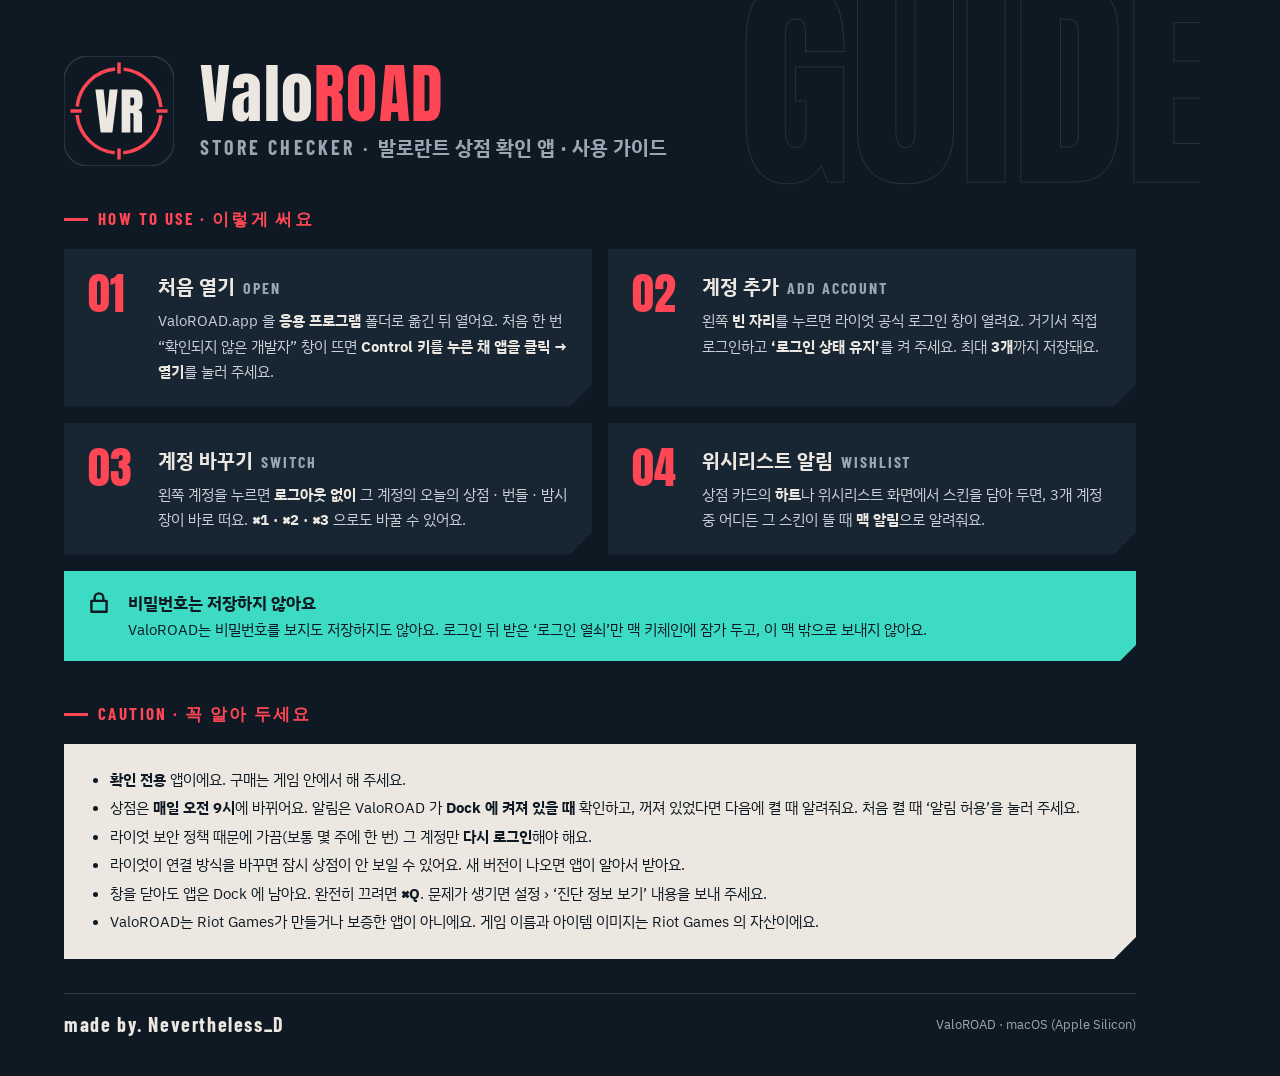
<file: docs/guide.html>
<!doctype html>
<html lang="ko">
<head>
<meta charset="utf-8">
<title>ValoROAD 사용 가이드</title>
<style>
@font-face { font-family: 'Anton'; src: url('../engine/web/fonts/anton-regular.woff2') format('woff2'); }
@font-face { font-family: 'Barlow Condensed'; src: url('../engine/web/fonts/barlowcondensed-bold.woff2') format('woff2'); font-weight: 700; }
@font-face { font-family: 'Barlow Condensed'; src: url('../engine/web/fonts/barlowcondensed-semibold.woff2') format('woff2'); font-weight: 600; }
@font-face { font-family: 'IBM Plex Sans KR'; src: url('../engine/web/fonts/ibmplexsanskr-regular.woff2') format('woff2'); font-weight: 400; }
@font-face { font-family: 'IBM Plex Sans KR'; src: url('../engine/web/fonts/ibmplexsanskr-semibold.woff2') format('woff2'); font-weight: 600; }
@font-face { font-family: 'IBM Plex Sans KR'; src: url('../engine/web/fonts/ibmplexsanskr-bold.woff2') format('woff2'); font-weight: 700; }
* { box-sizing: border-box; }
body { margin: 0; width: 1200px; background: #0F1923; color: #ECE8E1; font-family: 'IBM Plex Sans KR', sans-serif; }
.wrap { position: relative; overflow: hidden; padding: 56px 64px 40px; }
.ghost { position: absolute; right: -20px; top: -30px; font-family: 'Anton'; font-size: 230px; line-height: 1; color: transparent; -webkit-text-stroke: 1px #23323F; white-space: nowrap; }
.head { position: relative; display: flex; align-items: center; gap: 26px; }
.word { font-family: 'Anton'; font-size: 64px; line-height: 1; letter-spacing: .02em; }
.word b { font-weight: 400; color: #FF4655; }
.sub { font-family: 'Barlow Condensed'; font-weight: 700; font-size: 20px; letter-spacing: .16em; color: #9AA6B1; margin-top: 8px; }
.sub span { font-family: 'IBM Plex Sans KR'; letter-spacing: 0; }
.kicker { display: flex; align-items: center; gap: 10px; font-family: 'Barlow Condensed'; font-weight: 700; font-size: 17px; letter-spacing: .14em; color: #FF4655; margin: 42px 0 18px; position: relative; }
.kicker::before { content: ''; width: 24px; height: 3px; background: #FF4655; }
.grid { position: relative; display: grid; grid-template-columns: repeat(2, minmax(0, 1fr)); gap: 16px; }
.step { display: flex; gap: 18px; padding: 22px 24px; background: #182633; clip-path: polygon(0 0, 100% 0, 100% calc(100% - 22px), calc(100% - 22px) 100%, 0 100%); }
.step .n { font-family: 'Anton'; font-size: 44px; line-height: 1; color: #FF4655; min-width: 52px; }
.step h3 { margin: 2px 0 8px; font-size: 20px; }
.step h3 small { font-family: 'Barlow Condensed'; font-weight: 700; font-size: 16px; letter-spacing: .12em; color: #9AA6B1; margin-left: 8px; }
.step p { margin: 0; font-size: 15px; line-height: 1.7; color: #C9D0D6; }
.step b { color: #ECE8E1; }
.safe { position: relative; display: flex; gap: 16px; margin-top: 16px; padding: 18px 22px; background: #3DDBC4; color: #0F1923; clip-path: polygon(0 0, 100% 0, 100% calc(100% - 16px), calc(100% - 16px) 100%, 0 100%); font-size: 15px; line-height: 1.7; }
.safe strong { display: block; font-size: 17px; }
.warn { position: relative; padding: 22px 26px; background: #ECE8E1; color: #0F1923; clip-path: polygon(0 0, 100% 0, 100% calc(100% - 22px), calc(100% - 22px) 100%, 0 100%); }
.warn ul { margin: 0; padding-left: 20px; font-size: 15px; line-height: 1.9; }
.foot { position: relative; display: flex; justify-content: space-between; align-items: center; margin-top: 34px; padding-top: 18px; border-top: 1px solid #2B3B4A; }
.foot .m { font-family: 'Barlow Condensed'; font-weight: 700; font-size: 20px; letter-spacing: .08em; }
.foot span:last-child { font-size: 13px; color: #9AA6B1; }
</style>
</head>
<body>
<div class="wrap">
  <span class="ghost">GUIDE</span>
  <div class="head">
    <svg width="110" height="110" viewBox="0 0 512 512" aria-hidden="true">
      <rect width="512" height="512" rx="112" fill="#0F1923" stroke="#2B3B4A" stroke-width="6"/>
      <circle cx="256" cy="256" r="196" fill="none" stroke="#FF4655" stroke-width="16" stroke-dasharray="267.9 40" stroke-dashoffset="-20"/>
      <path d="M256 30 V82 M256 430 V482 M30 256 H82 M430 256 H482" stroke="#FF4655" stroke-width="16"/>
      <g transform="translate(143.4 356) scale(0.11364 -0.11364)" fill="#ECE8E1"><path d="M240 0 23 1761H358L487 563L602 1761H937L720 0Z"/><path transform="translate(1021 0)" d="M78 0V1760H618Q753 1760 822.0 1698.5Q891 1637 914.5 1526.5Q938 1416 938 1267Q938 1123 901.5 1037.0Q865 951 764 918Q847 901 880.5 835.5Q914 770 914 666V0H567V689Q567 766 535.5 784.5Q504 803 434 803V0ZM436 1108H521Q594 1108 594 1267Q594 1370 578.0 1402.0Q562 1434 518 1434H436Z"/></g>
    </svg>
    <div>
      <div class="word">Valo<b>ROAD</b></div>
      <div class="sub">STORE CHECKER · <span>발로란트 상점 확인 앱 · 사용 가이드</span></div>
    </div>
  </div>

  <div class="kicker">HOW TO USE · 이렇게 써요</div>
  <div class="grid">
    <div class="step"><span class="n">01</span><div><h3>처음 열기<small>OPEN</small></h3>
      <p>ValoROAD.app 을 <b>응용 프로그램</b> 폴더로 옮긴 뒤 열어요. 처음 한 번 “확인되지 않은 개발자” 창이 뜨면 <b>Control 키를 누른 채 앱을 클릭 → 열기</b>를 눌러 주세요.</p></div></div>
    <div class="step"><span class="n">02</span><div><h3>계정 추가<small>ADD ACCOUNT</small></h3>
      <p>왼쪽 <b>빈 자리</b>를 누르면 라이엇 공식 로그인 창이 열려요. 거기서 직접 로그인하고 <b>‘로그인 상태 유지’</b>를 켜 주세요. 최대 <b>3개</b>까지 저장돼요.</p></div></div>
    <div class="step"><span class="n">03</span><div><h3>계정 바꾸기<small>SWITCH</small></h3>
      <p>왼쪽 계정을 누르면 <b>로그아웃 없이</b> 그 계정의 오늘의 상점 · 번들 · 밤시장이 바로 떠요. <b>⌘1 · ⌘2 · ⌘3</b> 으로도 바꿀 수 있어요.</p></div></div>
    <div class="step"><span class="n">04</span><div><h3>위시리스트 알림<small>WISHLIST</small></h3>
      <p>상점 카드의 <b>하트</b>나 위시리스트 화면에서 스킨을 담아 두면, 3개 계정 중 어디든 그 스킨이 뜰 때 <b>맥 알림</b>으로 알려줘요.</p></div></div>
  </div>
  <div class="safe">
    <svg width="26" height="26" viewBox="0 0 24 24" fill="none" stroke="currentColor" stroke-width="2.2" stroke-linejoin="round"><rect x="5" y="11" width="14" height="10"/><path d="M8 11V8a4 4 0 0 1 8 0v3"/></svg>
    <div><strong>비밀번호는 저장하지 않아요</strong>ValoROAD는 비밀번호를 보지도 저장하지도 않아요. 로그인 뒤 받은 ‘로그인 열쇠’만 맥 키체인에 잠가 두고, 이 맥 밖으로 보내지 않아요.</div>
  </div>

  <div class="kicker">CAUTION · 꼭 알아 두세요</div>
  <div class="warn"><ul>
    <li><b>확인 전용</b> 앱이에요. 구매는 게임 안에서 해 주세요.</li>
    <li>상점은 <b>매일 오전 9시</b>에 바뀌어요. 알림은 ValoROAD 가 <b>Dock 에 켜져 있을 때</b> 확인하고, 꺼져 있었다면 다음에 켤 때 알려줘요. 처음 켤 때 ‘알림 허용’을 눌러 주세요.</li>
    <li>라이엇 보안 정책 때문에 가끔(보통 몇 주에 한 번) 그 계정만 <b>다시 로그인</b>해야 해요.</li>
    <li>라이엇이 연결 방식을 바꾸면 잠시 상점이 안 보일 수 있어요. 새 버전이 나오면 앱이 알아서 받아요.</li>
    <li>창을 닫아도 앱은 Dock 에 남아요. 완전히 끄려면 <b>⌘Q</b>. 문제가 생기면 설정 › ‘진단 정보 보기’ 내용을 보내 주세요.</li>
    <li>ValoROAD는 Riot Games가 만들거나 보증한 앱이 아니에요. 게임 이름과 아이템 이미지는 Riot Games 의 자산이에요.</li>
  </ul></div>

  <div class="foot"><span class="m">made by. Nevertheless_D</span><span>ValoROAD · macOS (Apple Silicon)</span></div>
</div>
</body>
</html>
</file>
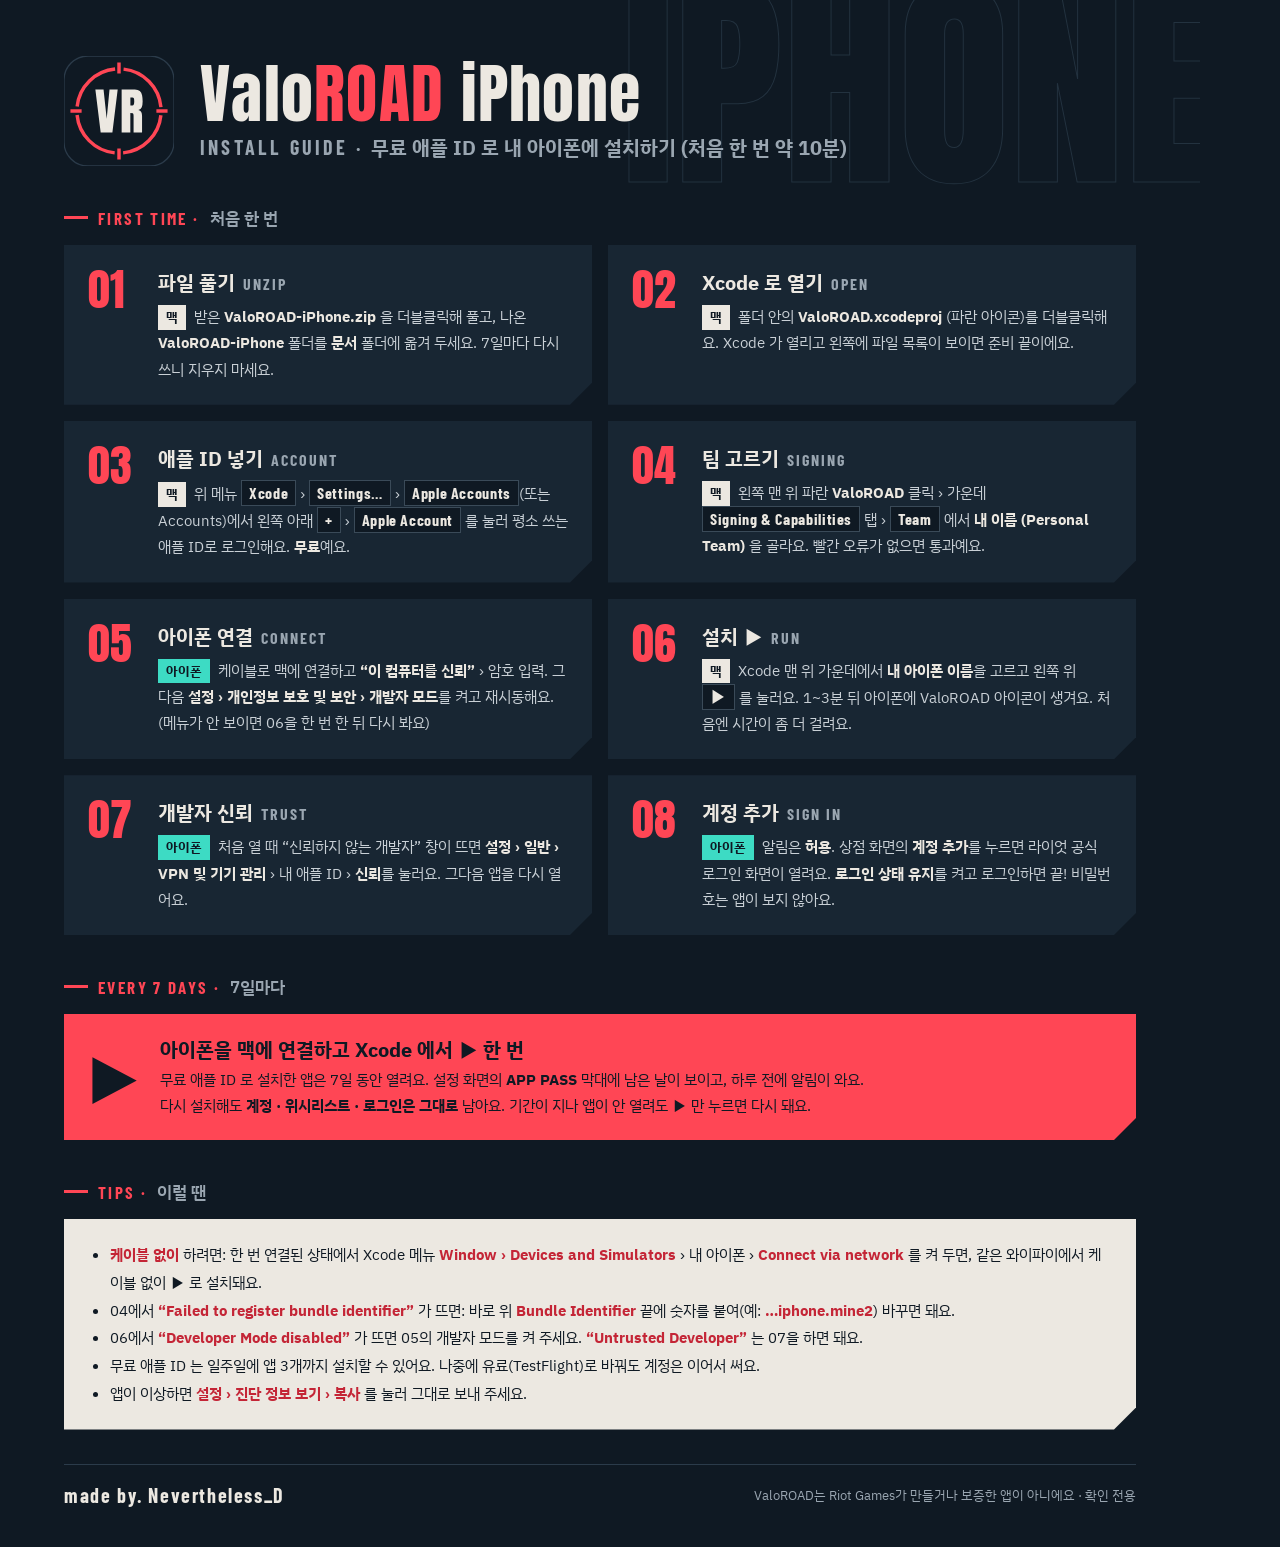
<file: docs/ios-guide.html>
<!doctype html>
<html lang="ko">
<head>
<meta charset="utf-8">
<title>ValoROAD 아이폰 설치 가이드</title>
<style>
@font-face { font-family: 'Anton'; src: url('../engine/web/fonts/anton-regular.woff2') format('woff2'); }
@font-face { font-family: 'Barlow Condensed'; src: url('../engine/web/fonts/barlowcondensed-bold.woff2') format('woff2'); font-weight: 700; }
@font-face { font-family: 'Barlow Condensed'; src: url('../engine/web/fonts/barlowcondensed-semibold.woff2') format('woff2'); font-weight: 600; }
@font-face { font-family: 'IBM Plex Sans KR'; src: url('../engine/web/fonts/ibmplexsanskr-regular.woff2') format('woff2'); font-weight: 400; }
@font-face { font-family: 'IBM Plex Sans KR'; src: url('../engine/web/fonts/ibmplexsanskr-semibold.woff2') format('woff2'); font-weight: 600; }
@font-face { font-family: 'IBM Plex Sans KR'; src: url('../engine/web/fonts/ibmplexsanskr-bold.woff2') format('woff2'); font-weight: 700; }
* { box-sizing: border-box; }
body { margin: 0; width: 1200px; background: #0F1923; color: #ECE8E1; font-family: 'IBM Plex Sans KR', sans-serif; }
.wrap { position: relative; overflow: hidden; padding: 56px 64px 40px; }
.ghost { position: absolute; right: -20px; top: -30px; font-family: 'Anton'; font-size: 230px; line-height: 1; color: transparent; -webkit-text-stroke: 1px #23323F; white-space: nowrap; }
.head { position: relative; display: flex; align-items: center; gap: 26px; }
.word { font-family: 'Anton'; font-size: 64px; line-height: 1; letter-spacing: .02em; }
.word b { font-weight: 400; color: #FF4655; }
.sub { font-family: 'Barlow Condensed'; font-weight: 700; font-size: 20px; letter-spacing: .16em; color: #9AA6B1; margin-top: 8px; }
.sub span { font-family: 'IBM Plex Sans KR'; letter-spacing: 0; }
.kicker { display: flex; align-items: center; gap: 10px; font-family: 'Barlow Condensed'; font-weight: 700; font-size: 17px; letter-spacing: .14em; color: #FF4655; margin: 40px 0 16px; position: relative; }
.kicker::before { content: ''; width: 24px; height: 3px; background: #FF4655; }
.kicker span { font-family: 'IBM Plex Sans KR'; letter-spacing: 0; color: #9AA6B1; font-weight: 600; }
.grid { position: relative; display: grid; grid-template-columns: repeat(2, minmax(0, 1fr)); gap: 16px; }
.step { display: flex; gap: 18px; padding: 22px 24px; background: #182633; clip-path: polygon(0 0, 100% 0, 100% calc(100% - 22px), calc(100% - 22px) 100%, 0 100%); }
.step .n { font-family: 'Anton'; font-size: 44px; line-height: 1; color: #FF4655; min-width: 52px; }
.step h3 { margin: 2px 0 8px; font-size: 20px; }
.step h3 small { font-family: 'Barlow Condensed'; font-weight: 700; font-size: 16px; letter-spacing: .12em; color: #9AA6B1; margin-left: 8px; }
.step p { margin: 0; font-size: 15px; line-height: 1.75; color: #C9D0D6; }
.step b { color: #ECE8E1; }
.k { display: inline-block; font-family: 'Barlow Condensed'; font-weight: 700; font-size: 16px; letter-spacing: .04em; padding: 0 7px; background: #0F1923; border: 1px solid #3A4A58; color: #ECE8E1; line-height: 1.5; }
.where { display: inline-block; font-size: 13px; color: #0F1923; background: #ECE8E1; padding: 1px 8px; font-weight: 700; margin-right: 4px; }
.where.ph { background: #3DDBC4; }
.again { position: relative; display: flex; gap: 22px; align-items: center; padding: 22px 26px; background: #FF4655; color: #0F1923; clip-path: polygon(0 0, 100% 0, 100% calc(100% - 22px), calc(100% - 22px) 100%, 0 100%); }
.again .big { font-family: 'Anton'; font-size: 64px; line-height: 1; }
.again strong { display: block; font-size: 20px; margin-bottom: 4px; }
.again p { margin: 0; font-size: 15px; line-height: 1.7; }
.tips { position: relative; padding: 22px 26px; background: #ECE8E1; color: #0F1923; clip-path: polygon(0 0, 100% 0, 100% calc(100% - 22px), calc(100% - 22px) 100%, 0 100%); }
.tips ul { margin: 0; padding-left: 20px; font-size: 15px; line-height: 1.85; }
.tips b { color: #C42536; }
.foot { position: relative; display: flex; justify-content: space-between; align-items: center; margin-top: 34px; padding-top: 18px; border-top: 1px solid #2B3B4A; }
.foot .m { font-family: 'Barlow Condensed'; font-weight: 700; font-size: 20px; letter-spacing: .08em; }
.foot span:last-child { font-size: 13px; color: #9AA6B1; }
</style>
</head>
<body>
<div class="wrap">
  <span class="ghost">IPHONE</span>
  <div class="head">
    <svg width="110" height="110" viewBox="0 0 512 512" aria-hidden="true">
      <rect width="512" height="512" rx="112" fill="#0F1923" stroke="#2B3B4A" stroke-width="6"/>
      <circle cx="256" cy="256" r="196" fill="none" stroke="#FF4655" stroke-width="16" stroke-dasharray="267.9 40" stroke-dashoffset="-20"/>
      <path d="M256 30 V82 M256 430 V482 M30 256 H82 M430 256 H482" stroke="#FF4655" stroke-width="16"/>
      <g transform="translate(143.4 356) scale(0.11364 -0.11364)" fill="#ECE8E1"><path d="M240 0 23 1761H358L487 563L602 1761H937L720 0Z"/><path transform="translate(1021 0)" d="M78 0V1760H618Q753 1760 822.0 1698.5Q891 1637 914.5 1526.5Q938 1416 938 1267Q938 1123 901.5 1037.0Q865 951 764 918Q847 901 880.5 835.5Q914 770 914 666V0H567V689Q567 766 535.5 784.5Q504 803 434 803V0ZM436 1108H521Q594 1108 594 1267Q594 1370 578.0 1402.0Q562 1434 518 1434H436Z"/></g>
    </svg>
    <div>
      <div class="word">Valo<b>ROAD</b> iPhone</div>
      <div class="sub">INSTALL GUIDE · <span>무료 애플 ID 로 내 아이폰에 설치하기 (처음 한 번 약 10분)</span></div>
    </div>
  </div>

  <div class="kicker">FIRST TIME · <span>처음 한 번</span></div>
  <div class="grid">
    <div class="step"><span class="n">01</span><div><h3>파일 풀기<small>UNZIP</small></h3>
      <p><span class="where">맥</span> 받은 <b>ValoROAD-iPhone.zip</b> 을 더블클릭해 풀고, 나온 <b>ValoROAD-iPhone</b> 폴더를 <b>문서</b> 폴더에 옮겨 두세요. 7일마다 다시 쓰니 지우지 마세요.</p></div></div>
    <div class="step"><span class="n">02</span><div><h3>Xcode 로 열기<small>OPEN</small></h3>
      <p><span class="where">맥</span> 폴더 안의 <b>ValoROAD.xcodeproj</b> (파란 아이콘)를 더블클릭해요. Xcode 가 열리고 왼쪽에 파일 목록이 보이면 준비 끝이에요.</p></div></div>
    <div class="step"><span class="n">03</span><div><h3>애플 ID 넣기<small>ACCOUNT</small></h3>
      <p><span class="where">맥</span> 위 메뉴 <span class="k">Xcode</span> › <span class="k">Settings…</span> › <span class="k">Apple Accounts</span>(또는 Accounts)에서 왼쪽 아래 <span class="k">+</span> › <span class="k">Apple Account</span> 를 눌러 평소 쓰는 애플 ID로 로그인해요. <b>무료</b>예요.</p></div></div>
    <div class="step"><span class="n">04</span><div><h3>팀 고르기<small>SIGNING</small></h3>
      <p><span class="where">맥</span> 왼쪽 맨 위 파란 <b>ValoROAD</b> 클릭 › 가운데 <span class="k">Signing &amp; Capabilities</span> 탭 › <span class="k">Team</span> 에서 <b>내 이름 (Personal Team)</b> 을 골라요. 빨간 오류가 없으면 통과예요.</p></div></div>
    <div class="step"><span class="n">05</span><div><h3>아이폰 연결<small>CONNECT</small></h3>
      <p><span class="where ph">아이폰</span> 케이블로 맥에 연결하고 <b>“이 컴퓨터를 신뢰”</b> › 암호 입력. 그다음 <b>설정 › 개인정보 보호 및 보안 › 개발자 모드</b>를 켜고 재시동해요. (메뉴가 안 보이면 06을 한 번 한 뒤 다시 봐요)</p></div></div>
    <div class="step"><span class="n">06</span><div><h3>설치 ▶<small>RUN</small></h3>
      <p><span class="where">맥</span> Xcode 맨 위 가운데에서 <b>내 아이폰 이름</b>을 고르고 왼쪽 위 <span class="k">▶</span> 를 눌러요. 1~3분 뒤 아이폰에 ValoROAD 아이콘이 생겨요. 처음엔 시간이 좀 더 걸려요.</p></div></div>
    <div class="step"><span class="n">07</span><div><h3>개발자 신뢰<small>TRUST</small></h3>
      <p><span class="where ph">아이폰</span> 처음 열 때 “신뢰하지 않는 개발자” 창이 뜨면 <b>설정 › 일반 › VPN 및 기기 관리</b> › 내 애플 ID › <b>신뢰</b>를 눌러요. 그다음 앱을 다시 열어요.</p></div></div>
    <div class="step"><span class="n">08</span><div><h3>계정 추가<small>SIGN IN</small></h3>
      <p><span class="where ph">아이폰</span> 알림은 <b>허용</b>. 상점 화면의 <b>계정 추가</b>를 누르면 라이엇 공식 로그인 화면이 열려요. <b>로그인 상태 유지</b>를 켜고 로그인하면 끝! 비밀번호는 앱이 보지 않아요.</p></div></div>
  </div>

  <div class="kicker">EVERY 7 DAYS · <span>7일마다</span></div>
  <div class="again">
    <span class="big">▶</span>
    <div>
      <strong>아이폰을 맥에 연결하고 Xcode 에서 ▶ 한 번</strong>
      <p>무료 애플 ID 로 설치한 앱은 7일 동안 열려요. 설정 화면의 <b>APP PASS</b> 막대에 남은 날이 보이고, 하루 전에 알림이 와요.<br>
      다시 설치해도 <b>계정 · 위시리스트 · 로그인은 그대로</b> 남아요. 기간이 지나 앱이 안 열려도 ▶ 만 누르면 다시 돼요.</p>
    </div>
  </div>

  <div class="kicker">TIPS · <span>이럴 땐</span></div>
  <div class="tips">
    <ul>
      <li><b>케이블 없이</b> 하려면: 한 번 연결된 상태에서 Xcode 메뉴 <b>Window › Devices and Simulators</b> › 내 아이폰 › <b>Connect via network</b> 를 켜 두면, 같은 와이파이에서 케이블 없이 ▶ 로 설치돼요.</li>
      <li>04에서 <b>“Failed to register bundle identifier”</b> 가 뜨면: 바로 위 <b>Bundle Identifier</b> 끝에 숫자를 붙여(예: <b>…iphone.mine2</b>) 바꾸면 돼요.</li>
      <li>06에서 <b>“Developer Mode disabled”</b> 가 뜨면 05의 개발자 모드를 켜 주세요. <b>“Untrusted Developer”</b> 는 07을 하면 돼요.</li>
      <li>무료 애플 ID 는 일주일에 앱 3개까지 설치할 수 있어요. 나중에 유료(TestFlight)로 바꿔도 계정은 이어서 써요.</li>
      <li>앱이 이상하면 <b>설정 › 진단 정보 보기 › 복사</b> 를 눌러 그대로 보내 주세요.</li>
    </ul>
  </div>

  <div class="foot">
    <span class="m">made by. Nevertheless_D</span>
    <span>ValoROAD는 Riot Games가 만들거나 보증한 앱이 아니에요 · 확인 전용</span>
  </div>
</div>
</body>
</html>
</file>
